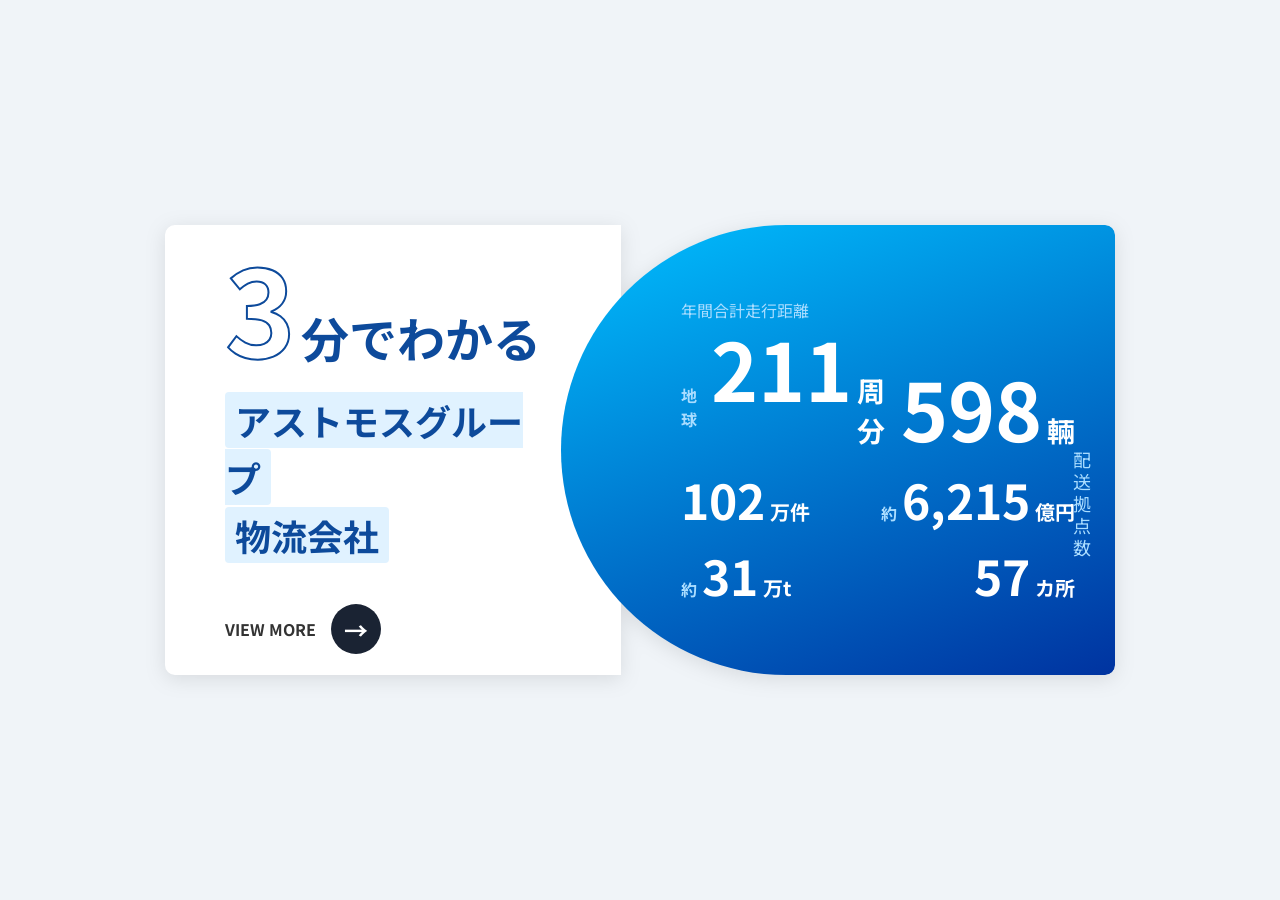
<file: animation-catalog/preview_test.html>
<!DOCTYPE html>
<html lang="ja">
<head>
<meta charset="UTF-8">
<link rel="stylesheet" href="https://fonts.googleapis.com/css2?family=Noto+Sans+JP:wght@400;700&display=swap">
<style>
@keyframes card-appear {
  from { opacity: 0; transform: translateY(20px); }
  to   { opacity: 1; transform: translateY(0); }
}
@keyframes fade-in-up {
  from { opacity: 0; transform: translateY(15px); }
  to   { opacity: 1; transform: translateY(0); }
}
* { box-sizing: border-box; margin: 0; padding: 0; }
body {
  display: flex; justify-content: center; align-items: center;
  min-height: 100vh; background-color: #f0f4f8;
  font-family: 'Noto Sans JP', sans-serif;
}
.card-container {
  width: 950px; height: 450px;
  display: flex; position: relative;
  filter: drop-shadow(0 4px 10px rgba(0,0,0,0.1));
  border-radius: 10px; overflow: hidden;
  transition: filter 0.3s ease;
  animation: card-appear 0.8s cubic-bezier(0.25,0.46,0.45,0.94) forwards;
}
.card-container:hover { filter: drop-shadow(0 8px 20px rgba(0,0,0,0.15)); }
.left-section {
  flex: 0 0 48%; background-color: white; padding: 0 60px;
  display: flex; flex-direction: column; justify-content: center; z-index: 1;
}
.title, .company-info, .view-more-button, .stats-wrapper, .vertical-label {
  opacity: 0;
  animation: fade-in-up 0.6s cubic-bezier(0.25,0.46,0.45,0.94) forwards;
}
.title { display: flex; align-items: baseline; color: #0d4a9b; font-weight: 700; animation-delay: 0.3s; }
.title-number { font-size: 120px; line-height: 1; color: transparent; -webkit-text-stroke: 2px #0d4a9b; margin-right: 5px; }
.title-text { font-size: 48px; }
.company-info { margin-top: 20px; color: #0d4a9b; font-weight: 700; font-size: 36px; line-height: 1.6; animation-delay: 0.4s; }
.highlight { background-color: #e0f2ff; padding: 2px 10px; border-radius: 4px; }
.view-more-button { display: flex; align-items: center; margin-top: 40px; text-decoration: none; color: #333; font-weight: 700; animation-delay: 0.5s; }
.arrow-circle {
  width: 50px; height: 50px; background-color: #1a2333; border-radius: 50%;
  color: white; display: flex; justify-content: center; align-items: center;
  font-size: 24px; margin-left: 15px; transition: transform 0.3s ease;
}
.view-more-button:hover .arrow-circle { transform: translateX(5px); }
.right-section {
  flex: 1; background: linear-gradient(160deg, #00bfff, #0033a0);
  position: relative; margin-left: -60px;
  border-radius: 0 10px 10px 0;
  border-top-left-radius: 250px; border-bottom-left-radius: 250px;
  padding: 40px 40px 40px 120px;
  display: flex; align-items: center; color: white; z-index: 2;
  transition: transform 0.4s cubic-bezier(0.25,0.46,0.45,0.94);
}
.card-container:hover .right-section { transform: translateX(10px); }
.stats-wrapper { display: flex; flex-direction: column; gap: 25px; width: 100%; animation-delay: 0.6s; }
.stat-row { display: flex; justify-content: space-between; align-items: baseline; }
.top-row { align-items: flex-end; }
.stat-item { display: flex; flex-direction: column; }
.stat-label { font-size: 16px; color: #aaddff; margin-bottom: 5px; }
.stat-value-group { display: flex; align-items: baseline; font-weight: 700; color: #ffffff; }
.sub-label { font-size: 16px; margin-right: 5px; color: #aaddff; }
.stat-value { line-height: 1; }
.stat-unit { margin-left: 5px; }
.stat-value.large { font-size: 80px; }
.stat-unit.large { font-size: 28px; }
.stat-value.medium { font-size: 48px; }
.stat-unit.medium { font-size: 20px; }
.vertical-label {
  writing-mode: vertical-rl; text-orientation: upright;
  font-size: 18px; color: #aaddff; letter-spacing: 4px;
  position: absolute; right: 20px; top: 50%; transform: translateY(-50%);
  animation-delay: 0.7s;
}
</style>
</head>
<body>
<div class='card-container'>
  <div class='left-section'>
    <div class='title'>
      <span class='title-number'>3</span><span class='title-text'>分でわかる</span>
    </div>
    <div class='company-info'>
      <p class='company-name'><span class='highlight'>アストモスグループ</span></p>
      <p class='company-type'><span class='highlight'>物流会社</span></p>
    </div>
    <a href='#' class='view-more-button'>
      <span>VIEW MORE</span>
      <div class='arrow-circle'>→</div>
    </a>
  </div>
  <div class='right-section'>
    <div class='stats-wrapper'>
      <div class='stat-row top-row'>
        <div class='stat-item'>
          <div class='stat-label'>年間合計走行距離</div>
          <div class='stat-value-group'>
            <span class='sub-label'>地球</span><span class='stat-value large'>211</span><span class='stat-unit large'>周分</span>
          </div>
        </div>
        <div class='stat-item'>
          <div class='stat-value-group'>
            <span class='stat-value large'>598</span><span class='stat-unit large'>輛</span>
          </div>
        </div>
      </div>
      <div class='stat-row'>
        <div class='stat-item'>
          <div class='stat-value-group'>
            <span class='stat-value medium'>102</span><span class='stat-unit medium'>万件</span>
          </div>
        </div>
        <div class='stat-item'>
          <div class='stat-value-group'>
            <span class='sub-label'>約</span><span class='stat-value medium'>6,215</span><span class='stat-unit medium'>億円</span>
          </div>
        </div>
      </div>
      <div class='stat-row'>
        <div class='stat-item'>
          <div class='stat-value-group'>
            <span class='sub-label'>約</span><span class='stat-value medium'>31</span><span class='stat-unit medium'>万t</span>
          </div>
        </div>
        <div class='stat-item'>
          <div class='stat-value-group'>
            <span class='stat-value medium'>57</span><span class='stat-unit medium'>カ所</span>
          </div>
        </div>
      </div>
    </div>
    <div class='vertical-label'>配送拠点数</div>
  </div>
</div>
</body>
</html>
</file>
